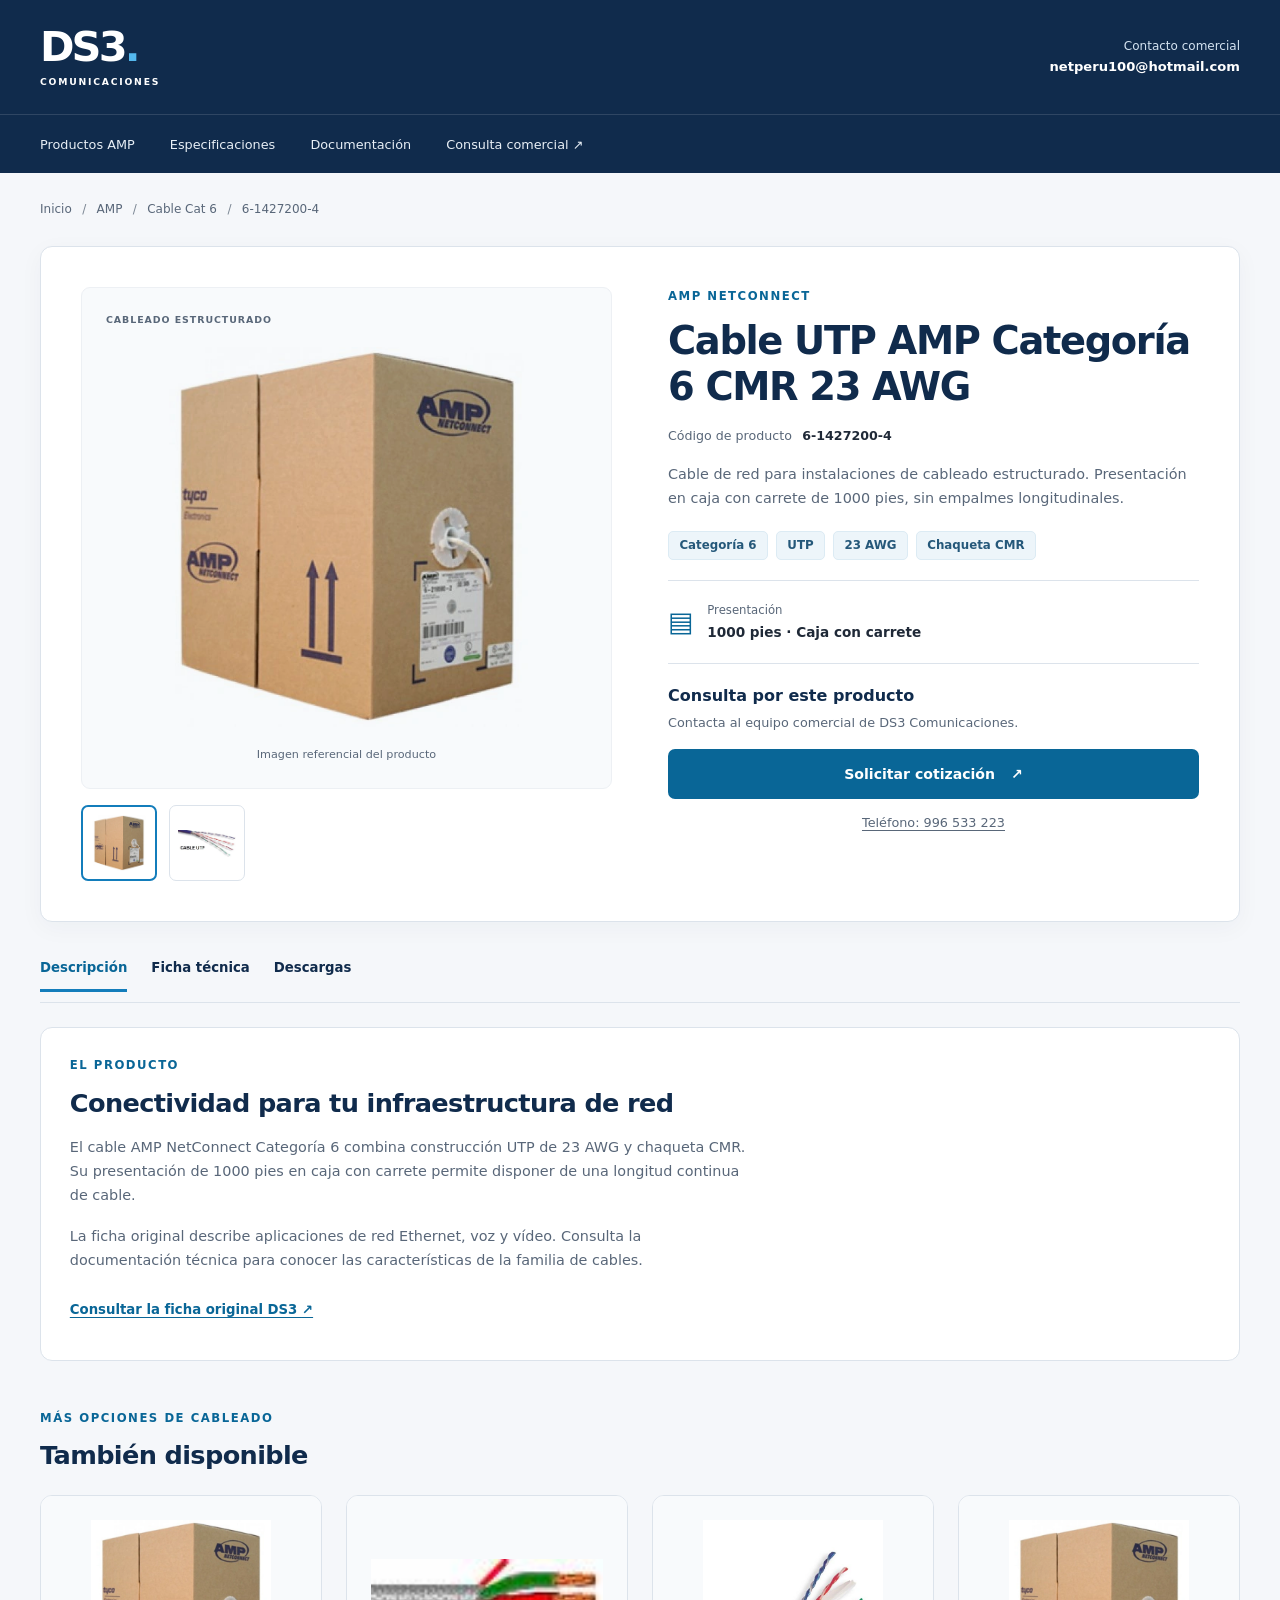
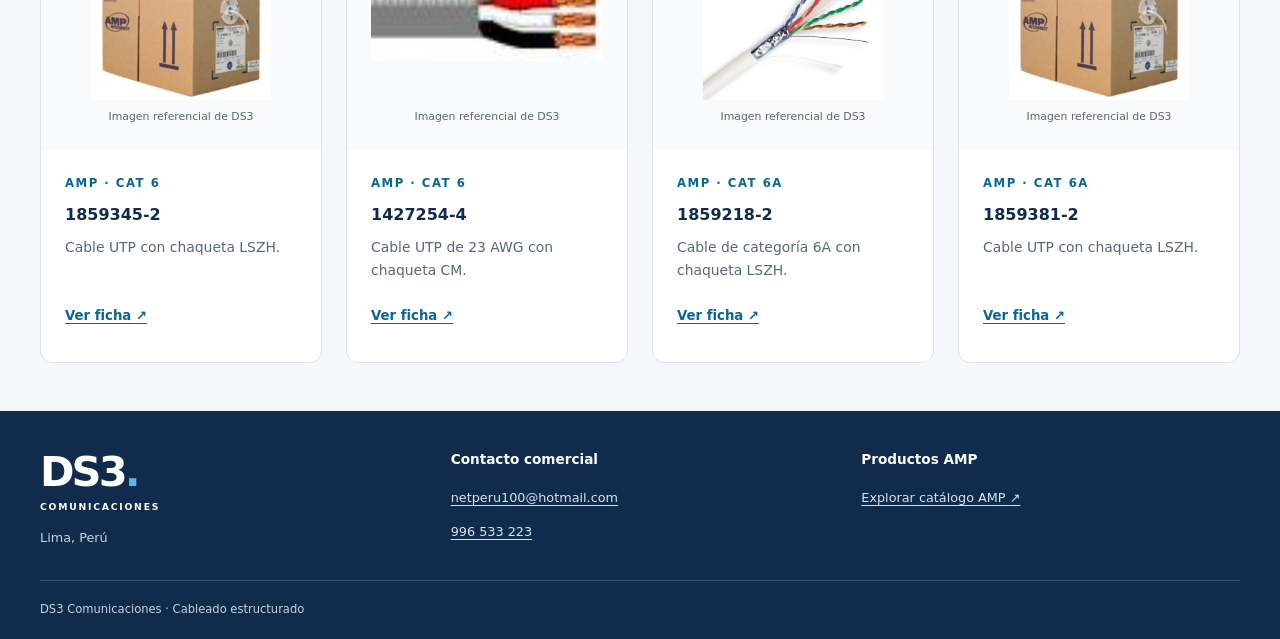
<file: index.html>
<!DOCTYPE html>
<html lang="es">
<head>
  <meta charset="UTF-8">
  <meta name="viewport" content="width=device-width, initial-scale=1">
  <meta http-equiv="refresh" content="0; url=./6-1427200-4.html">
  <title>Ficha AMP 6-1427200-4 | DS3 Comunicaciones</title>
</head>
<body>
  <main>
    <h1>Ficha AMP NetConnect</h1>
    <p>Si la redirección no se realiza automáticamente, <a href="./6-1427200-4.html">abrir la ficha del cable UTP AMP Categoría 6, modelo 6-1427200-4</a>.</p>
  </main>
</body>
</html>
</file>
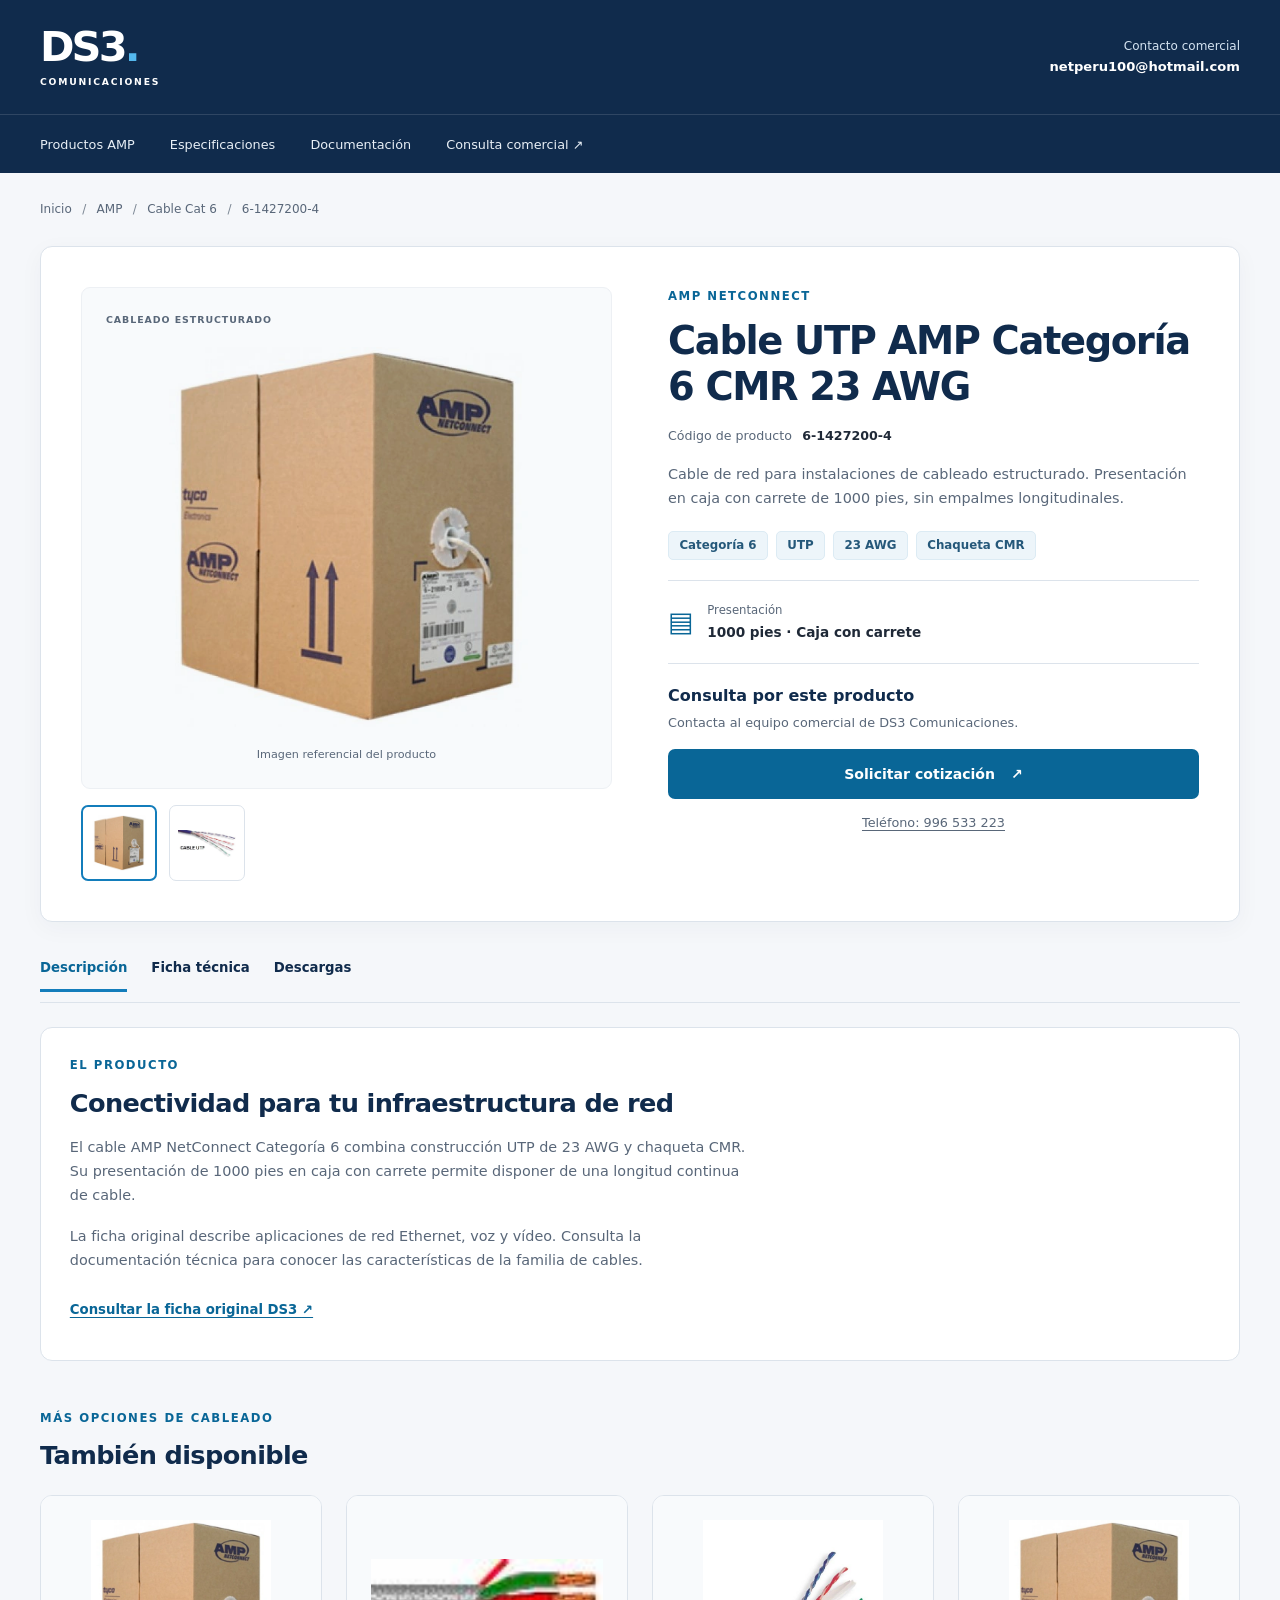
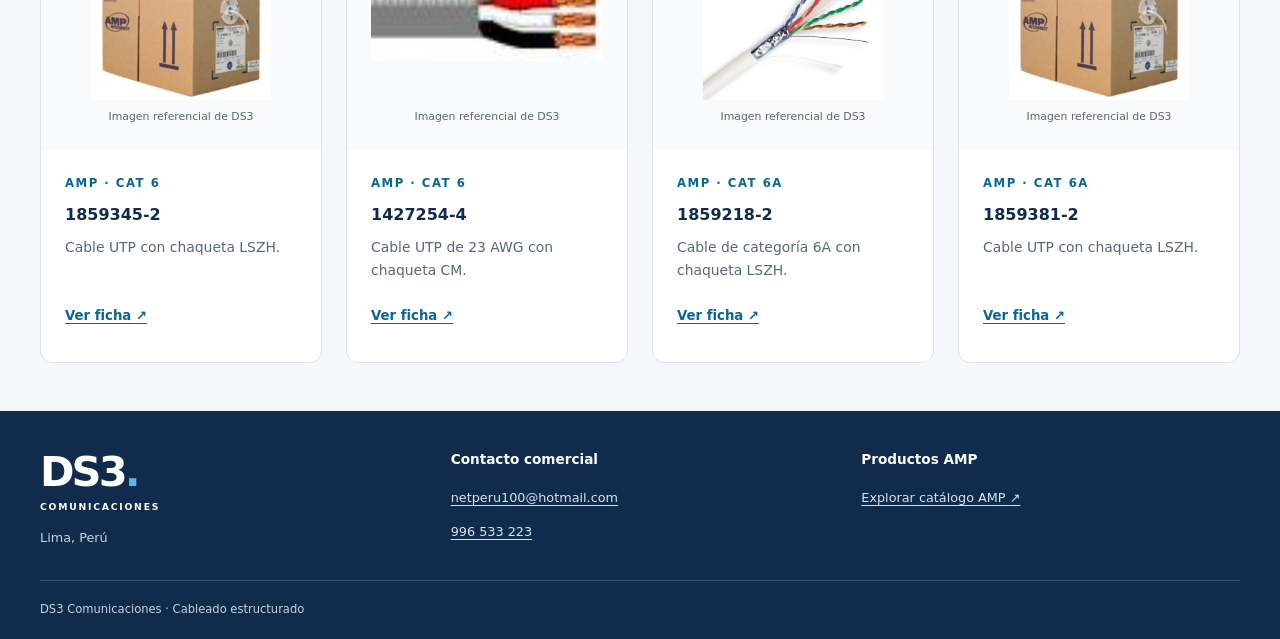
<file: 6-1427200-4.html>
<!DOCTYPE html>
<html lang="es">
<head>
  <meta charset="UTF-8">
  <meta name="viewport" content="width=device-width, initial-scale=1">
  <title>Cable UTP AMP Cat 6 CMR 23 AWG · 6-1427200-4 | DS3 Comunicaciones</title>
  <meta name="description" content="Cable UTP AMP NetConnect Categoría 6, 23 AWG y chaqueta CMR. Modelo 6-1427200-4, presentación de 1000 pies. Consulta técnica y comercial con DS3 Comunicaciones.">
  <link rel="stylesheet" href="css/amp-product.css">
  <script src="js/amp-product.js" defer></script>
  <script type="application/ld+json">
  {
    "@context": "https://schema.org",
    "@type": "Product",
    "name": "Cable UTP AMP Categoría 6 CMR 23 AWG",
    "description": "Cable UTP AMP NetConnect Categoría 6, 23 AWG y chaqueta CMR, en caja con carrete de 1000 pies.",
    "mpn": "6-1427200-4",
    "model": "6-1427200-4",
    "brand": { "@type": "Brand", "name": "AMP NetConnect" },
    "category": "Cable de red UTP Categoría 6",
    "image": [
      "https://www.ds3comunicaciones.com/AMP/images/Caja.jpg",
      "https://www.ds3comunicaciones.com/AMP/images/6-1427200-4-1.jpg"
    ],
    "additionalProperty": [
      { "@type": "PropertyValue", "name": "Calibre", "value": "23 AWG" },
      { "@type": "PropertyValue", "name": "Chaqueta", "value": "CMR" },
      { "@type": "PropertyValue", "name": "Presentación", "value": "1000 pies, caja con carrete" }
    ]
  }
  </script>
</head>
<body>
  <a class="skip-link" href="#contenido">Saltar al contenido</a>
  <header class="site-header">
    <div class="container header-main">
      <a class="brand" href="https://www.ds3comunicaciones.com/" aria-label="DS3 Comunicaciones, inicio">
        <span class="brand-mark">DS3<span aria-hidden="true">.</span></span>
        <span class="brand-name">COMUNICACIONES</span>
      </a>
      <a class="header-contact" href="mailto:netperu100@hotmail.com"><span>Contacto comercial</span><strong>netperu100@hotmail.com</strong></a>
      <!-- Sin JavaScript la navegación permanece visible. -->
      <button class="menu-toggle" type="button" hidden aria-expanded="false" aria-label="Abrir menú" aria-controls="navegacion-principal"><span aria-hidden="true">☰</span></button>
    </div>
    <div class="header-nav">
      <nav class="container nav-links" id="navegacion-principal" aria-label="Navegación principal">
        <a href="https://www.ds3comunicaciones.com/AMP/index.html">Productos AMP</a>
        <a href="#especificaciones">Especificaciones</a>
        <a href="#documentacion">Documentación</a>
        <a href="#consulta">Consulta comercial <span aria-hidden="true">↗</span></a>
      </nav>
    </div>
  </header>

  <main id="contenido" tabindex="-1">
    <div class="container">
      <nav class="breadcrumbs" aria-label="Ruta de navegación">
        <ol>
          <li><a href="https://www.ds3comunicaciones.com/">Inicio</a></li>
          <li><a href="https://www.ds3comunicaciones.com/AMP/index.html">AMP</a></li>
          <li><a href="https://www.ds3comunicaciones.com/AMP/index.html#cablecat6">Cable Cat 6</a></li>
          <li aria-current="page">6-1427200-4</li>
        </ol>
      </nav>

      <article class="product" aria-labelledby="producto-titulo">
        <div class="product-gallery">
          <!-- Imágenes publicadas en la ficha original de DS3. Las miniaturas seleccionan la vista principal sin abrir otra página. -->
          <figure class="product-image">
            <span class="image-label">CABLEADO ESTRUCTURADO</span>
            <img id="product-main-image" src="assets/images/amp/caja.webp" alt="Caja de cable AMP NetConnect publicada en la ficha 6-1427200-4" width="440" height="440" fetchpriority="high">
            <figcaption>Imagen referencial del producto</figcaption>
          </figure>
          <div class="gallery-thumbnails" role="group" aria-label="Vistas del producto">
            <button type="button" class="gallery-thumbnail gallery-thumbnail--current" aria-label="Mostrar presentación en caja" aria-controls="product-main-image" aria-pressed="true"><img src="assets/images/amp/caja.webp" alt="Presentación en caja" width="76" height="76" loading="lazy" decoding="async"></button>
            <button type="button" class="gallery-thumbnail" aria-label="Mostrar detalle del cable" aria-controls="product-main-image" aria-pressed="false"><img src="assets/images/amp/6-1427200-4-1.webp" alt="Detalle del cable publicado por DS3" width="76" height="76" loading="lazy" decoding="async"></button>
          </div>
        </div>

        <div class="product-summary">
          <p class="eyebrow">AMP NETCONNECT</p>
          <h1 id="producto-titulo">Cable UTP AMP Categoría 6 CMR 23 AWG</h1>
          <p class="product-code">Código de producto <strong>6-1427200-4</strong></p>
          <p class="product-intro">Cable de red para instalaciones de cableado estructurado. Presentación en caja con carrete de 1000 pies, sin empalmes longitudinales.</p>
          <ul class="feature-tags" aria-label="Características principales">
            <li>Categoría 6</li><li>UTP</li><li>23 AWG</li><li>Chaqueta CMR</li>
          </ul>
          <div class="packaging"><span class="packaging-icon" aria-hidden="true">▤</span><div><span>Presentación</span><strong>1000 pies · Caja con carrete</strong></div></div>
          <section class="commercial-card" id="consulta" aria-labelledby="consulta-titulo">
            <h2 id="consulta-titulo">Consulta por este producto</h2>
            <p>Contacta al equipo comercial de DS3 Comunicaciones.</p>
            <a class="button button-primary" href="mailto:netperu100@hotmail.com?subject=Consulta%20AMP%206-1427200-4">Solicitar cotización <span aria-hidden="true">↗</span></a>
            <a class="commercial-phone" href="tel:+51996533223">Teléfono: 996 533 223</a>
          </section>
        </div>
      </article>

      <div role="navigation" class="section-navigation" aria-label="Información del producto"><a href="#descripcion">Descripción</a><a href="#especificaciones">Ficha técnica</a><a href="#documentacion">Descargas</a></div>

      <div class="details-grid">
        <section class="content-card description" id="descripcion" aria-labelledby="descripcion-titulo">
          <p class="eyebrow">EL PRODUCTO</p>
          <h2 id="descripcion-titulo">Conectividad para tu infraestructura de red</h2>
          <p>El cable AMP NetConnect Categoría 6 combina construcción UTP de 23 AWG y chaqueta CMR. Su presentación de 1000 pies en caja con carrete permite disponer de una longitud continua de cable.</p>
          <p>La ficha original describe aplicaciones de red Ethernet, voz y vídeo. Consulta la documentación técnica para conocer las características de la familia de cables.</p>
          <a class="text-link" href="https://www.ds3comunicaciones.com/AMP/6-1427200-4.html">Consultar la ficha original DS3 <span aria-hidden="true">↗</span></a>
        </section>

        <section class="content-card specifications" id="especificaciones" aria-labelledby="especificaciones-titulo">
          <p class="eyebrow">DETALLE DEL PRODUCTO</p>
          <h2 id="especificaciones-titulo">Especificaciones técnicas</h2>
          <table>
            <caption class="visually-hidden">Especificaciones del cable AMP 6-1427200-4</caption>
            <tbody>
              <tr><th scope="row">Marca</th><td>AMP NetConnect</td></tr>
              <tr><th scope="row">Modelo</th><td>6-1427200-4</td></tr>
              <tr><th scope="row">Categoría</th><td>6</td></tr>
              <tr><th scope="row">Tipo de cable</th><td>UTP</td></tr>
              <tr><th scope="row">Calibre</th><td>23 AWG</td></tr>
              <tr><th scope="row">Chaqueta</th><td>CMR</td></tr>
              <tr><th scope="row">Presentación</th><td>1000 pies, caja con carrete</td></tr>
            </tbody>
          </table>
        </section>
      </div>

      <section class="content-card documents" id="documentacion" aria-labelledby="documentacion-titulo">
        <div><p class="eyebrow">RECURSOS</p><h2 id="documentacion-titulo">Documentación y descargas</h2><p>Información técnica publicada por DS3 Comunicaciones.</p></div>
        <a class="document-link" href="https://www.ds3comunicaciones.com/AMP/files/6-1427200-4-DS.pdf"><span class="pdf-icon" aria-hidden="true">PDF</span><span><strong>Abrir ficha técnica AMP NetConnect (PDF)</strong><span>Cable UTP Categoría 6 · X-1427200-X</span></span><span class="document-arrow" aria-hidden="true">↗</span></a>
      </section>

<section class="related-products" aria-labelledby="relacionados-titulo"><p class="eyebrow">MÁS OPCIONES DE CABLEADO</p><h2 id="relacionados-titulo">También disponible</h2><div class="related-grid"><article class="related-card">
  <figure class="related-card-image"><img src="assets/images/amp/caja.webp" alt="Caja referencial publicada por DS3 para el modelo 1859345-2" width="240" height="180" loading="lazy" decoding="async"><figcaption>Imagen referencial de DS3</figcaption></figure>
  <div class="related-card-content"><p class="eyebrow">AMP · CAT 6</p><h3>1859345-2</h3><p>Cable UTP con chaqueta LSZH.</p><a class="text-link" href="https://www.ds3comunicaciones.com/AMP/1859345-2.html">Ver ficha <span class="visually-hidden">del modelo 1859345-2</span><span aria-hidden="true"> ↗</span></a></div>
</article><article class="related-card">
  <figure class="related-card-image"><img src="assets/images/amp/1427254-4-1.jpg" alt="Cable AMP mostrado en la ficha 1427254-4" width="240" height="180" loading="lazy" decoding="async"><figcaption>Imagen referencial de DS3</figcaption></figure>
  <div class="related-card-content"><p class="eyebrow">AMP · CAT 6</p><h3>1427254-4</h3><p>Cable UTP de 23 AWG con chaqueta CM.</p><a class="text-link" href="https://www.ds3comunicaciones.com/AMP/1427254-4.html">Ver ficha <span class="visually-hidden">del modelo 1427254-4</span><span aria-hidden="true"> ↗</span></a></div>
</article><article class="related-card">
  <figure class="related-card-image"><img src="assets/images/amp/1859218-2.webp" alt="Cable AMP mostrado en la ficha 1859218-2" width="240" height="180" loading="lazy" decoding="async"><figcaption>Imagen referencial de DS3</figcaption></figure>
  <div class="related-card-content"><p class="eyebrow">AMP · CAT 6A</p><h3>1859218-2</h3><p>Cable de categoría 6A con chaqueta LSZH.</p><a class="text-link" href="https://www.ds3comunicaciones.com/AMP/1859218-2.html">Ver ficha <span class="visually-hidden">del modelo 1859218-2</span><span aria-hidden="true"> ↗</span></a></div>
</article><article class="related-card">
  <figure class="related-card-image"><img src="assets/images/amp/caja.webp" alt="Caja referencial publicada por DS3 para el modelo 1859381-2" width="240" height="180" loading="lazy" decoding="async"><figcaption>Imagen referencial de DS3</figcaption></figure>
  <div class="related-card-content"><p class="eyebrow">AMP · CAT 6A</p><h3>1859381-2</h3><p>Cable UTP con chaqueta LSZH.</p><a class="text-link" href="https://www.ds3comunicaciones.com/AMP/1859381-2.html">Ver ficha <span class="visually-hidden">del modelo 1859381-2</span><span aria-hidden="true"> ↗</span></a></div>
</article></div></section>
    </div>
  </main>

  <!-- Contactos verificados en /AMP/cabecera.html, incluido en la ficha original. -->
  <footer class="site-footer">
    <div class="container footer-grid">
      <div><a class="brand" href="https://www.ds3comunicaciones.com/"><span class="brand-mark">DS3<span aria-hidden="true">.</span></span><span class="brand-name">COMUNICACIONES</span></a><p>Lima, Perú</p></div>
      <div><h2>Contacto comercial</h2><address><a href="mailto:netperu100@hotmail.com">netperu100@hotmail.com</a><a href="tel:+51996533223">996 533 223</a></address></div>
      <div><h2>Productos AMP</h2><a href="https://www.ds3comunicaciones.com/AMP/index.html">Explorar catálogo AMP <span aria-hidden="true">↗</span></a></div>
    </div>
    <div class="container footer-bottom">DS3 Comunicaciones · Cableado estructurado</div>
  </footer>
</body>
</html>
</file>
<file: css/amp-product.css>
/* Base y variables compartidas para futuras fichas AMP. */
:root {
  --navy: #102b4c;
  --blue: #137dbb;
  --blue-dark: #096697;
  --background: #f5f7fa;
  --surface: #fff;
  --text: #1f2937;
  --muted: #596779;
  --border: #dce3eb;
  --soft-blue: #edf5fa;
  --space-1: .5rem;
  --space-2: 1rem;
  --space-3: 1.5rem;
  --space-4: 2rem;
  --space-5: 3rem;
  --radius: 12px;
  --shadow: 0 6px 24px rgb(16 43 76 / 4%);
}
*, *::before, *::after { box-sizing: border-box; }
html { scroll-padding-top: 1.5rem; }
body { margin: 0; font-family: system-ui, -apple-system, BlinkMacSystemFont, "Segoe UI", sans-serif; color: var(--text); background: var(--background); line-height: 1.65; }
[hidden] { display: none !important; }
img { display: block; max-width: 100%; height: auto; }
a { color: var(--blue-dark); text-underline-offset: .22em; }
a:hover { text-decoration: underline; }
a:focus-visible, button:focus-visible { outline: 3px solid var(--blue); outline-offset: 5px; border-radius: 3px; }
button { font: inherit; }
h1, h2, h3, p, figure { margin: 0; }
h1, h2, h3 { color: var(--navy); line-height: 1.2; }
h1 { font-size: clamp(1.75rem, 3vw, 2.65rem); font-weight: 750; letter-spacing: -.035em; }
h2 { font-size: clamp(1.3rem, 2vw, 1.65rem); letter-spacing: -.025em; }
p { overflow-wrap: break-word; }
.container { width: min(100% - 2rem, 1200px); margin-inline: auto; }
.visually-hidden { position: absolute; width: 1px; height: 1px; padding: 0; margin: -1px; overflow: hidden; clip-path: inset(50%); white-space: nowrap; border: 0; }
.skip-link { position: absolute; top: -100px; left: 1rem; z-index: 10; padding: .75rem 1rem; background: white; color: var(--navy); }
.skip-link:focus { top: 1rem; }
.eyebrow { margin-bottom: .75rem; color: var(--blue-dark); font-size: .73rem; font-weight: 750; letter-spacing: .13em; }
/* Cabecera: los enlaces permanecen accesibles sin JavaScript. */
.site-header { background: var(--navy); color: white; }
.header-main { display: flex; align-items: center; justify-content: space-between; gap: 1rem; padding-block: 1.25rem; flex-wrap: wrap; }
.brand { display: inline-flex; flex-direction: column; color: white; text-decoration: none; width: fit-content; }
.brand:hover { text-decoration: none; }
.brand-mark { font-size: 2.6rem; line-height: 1; font-weight: 850; letter-spacing: -.07em; }
.brand-mark > span { color: #54b8ee; }
.brand-name { font-size: .58rem; font-weight: 650; letter-spacing: .19em; margin-top: .4rem; }
.header-contact { display: flex; flex-direction: column; font-size: .75rem; color: #d4e3f1; text-decoration: none; order: 3; flex-basis: 100%; overflow-wrap: anywhere; }
.header-contact strong { color: white; font-weight: 550; font-size: .82rem; }
.menu-toggle { display: grid; place-items: center; width: 44px; height: 44px; border: 1px solid #60748b; border-radius: 7px; color: #b1c1d2; background: transparent; font-size: 1.4rem; }
.header-nav { border-top: 1px solid rgb(255 255 255 / 13%); }
.nav-links { display: flex; flex-wrap: wrap; column-gap: 1.3rem; padding-block: .45rem; }
.nav-links a { padding-block: .7rem; color: #e8eff6; font-size: .8rem; text-decoration: none; }
.nav-links a:hover { color: white; text-decoration: underline; }
.site-header a:focus-visible, .site-footer a:focus-visible { outline-color: #72caff; }
/* Produit et galerie statique. */
.breadcrumbs { padding-block: 1.3rem; font-size: .75rem; color: var(--muted); }
.breadcrumbs ol { display: flex; flex-wrap: wrap; gap: .4rem .65rem; list-style: none; padding: 0; margin: 0; }
.breadcrumbs li + li::before { content: "/"; margin-right: .65rem; color: #7c8794; }
.breadcrumbs a { color: var(--muted); text-decoration: none; }
.breadcrumbs a:hover { text-decoration: underline; }
.product { display: grid; gap: 2rem; background: white; border: 1px solid var(--border); border-radius: var(--radius); padding: 1.1rem; box-shadow: var(--shadow); }
.product > *, .details-grid > *, .documents > *, .footer-grid > * { min-width: 0; }
.product-image { display: flex; flex-direction: column; align-items: center; background: #f8fafc; border: 1px solid #edf0f4; border-radius: 9px; padding: 1rem; }
.image-label { align-self: flex-start; font-size: .59rem; letter-spacing: .1em; font-weight: 700; color: var(--muted); }
.product-image > img { width: 100%; height: clamp(220px, 40vw, 370px); object-fit: contain; margin-block: 1.2rem; mix-blend-mode: multiply; }
.product-image figcaption { font-size: .7rem; color: var(--muted); text-align: center; }
.gallery-thumbnails { display: flex; gap: .75rem; margin-top: 1rem; }
.gallery-thumbnail { display: grid; place-items: center; width: 76px; height: 76px; border: 1px solid var(--border); border-radius: 7px; padding: .5rem; background: white; }
.gallery-thumbnail--current { border: 2px solid var(--blue); }
.gallery-thumbnail img { width: 100%; height: 100%; object-fit: contain; }
.product-code { display: flex; flex-wrap: wrap; gap: .2rem .65rem; font-size: .79rem; color: var(--muted); margin-block: 1rem; }
.product-code strong { color: var(--text); font-weight: 650; }
.product-intro { font-size: .9rem; color: var(--muted); }
.feature-tags { display: flex; flex-wrap: wrap; gap: .5rem; padding: 0; margin: 1.25rem 0; list-style: none; }
.feature-tags li { padding: .25rem .65rem; background: var(--soft-blue); color: #25587a; border: 1px solid #dcebf4; border-radius: 5px; font-size: .74rem; font-weight: 600; }
.packaging { display: flex; align-items: center; gap: .85rem; padding-block: 1.15rem; border-block: 1px solid var(--border); }
.packaging-icon { color: var(--blue-dark); font-size: 1.7rem; }
.packaging div { display: flex; flex-direction: column; }
.packaging div > span { color: var(--muted); font-size: .73rem; }
.packaging strong { font-size: .85rem; font-weight: 650; }
.commercial-card { margin-top: 1.4rem; }
.commercial-card h2 { font-size: 1rem; letter-spacing: 0; }
.commercial-card p { font-size: .8rem; color: var(--muted); margin-block: .4rem 1rem; }
.button { display: flex; align-items: center; justify-content: center; gap: 1rem; padding: .85rem 1.25rem; min-height: 48px; border-radius: 7px; text-decoration: none; font-weight: 650; font-size: .88rem; }
.button-primary { color: white; background: var(--blue-dark); }
.button-primary:hover { background: var(--navy); text-decoration: none; }
.commercial-phone { display: block; width: fit-content; margin: .8rem auto 0; font-size: .8rem; color: var(--muted); }
/* Secciones y tabla. */
.section-navigation { display: flex; flex-wrap: wrap; gap: .25rem 1.5rem; margin-block: 1.5rem; padding-bottom: .6rem; border-bottom: 1px solid var(--border); }
.section-navigation a { display: block; padding-block: .65rem; text-decoration: none; color: var(--navy); font-size: .83rem; font-weight: 650; }
.section-navigation a:hover { text-decoration: underline; }
.details-grid { display: grid; gap: var(--space-3); }
.content-card { border: 1px solid var(--border); border-radius: var(--radius); padding: 1.2rem; background: var(--surface); }
.description p:not(.eyebrow) { color: var(--muted); font-size: .9rem; margin-top: 1.1rem; }
.text-link { display: inline-block; padding-block: .65rem; margin-top: 1rem; font-size: .83rem; font-weight: 650; }
table { width: 100%; border-collapse: collapse; table-layout: fixed; margin-top: 1.25rem; font-size: .8rem; }
th, td { padding: .8rem .6rem; text-align: left; vertical-align: top; overflow-wrap: anywhere; border-bottom: 1px solid var(--border); }
th { width: 46%; font-weight: 550; color: var(--muted); }
td { color: var(--navy); }
tr:nth-child(odd) { background: #f7f9fc; }
tr:last-child th, tr:last-child td { border-bottom: 0; }
.documents { display: grid; gap: 1.4rem; margin-block: 1.5rem 3rem; }
.documents p:not(.eyebrow) { color: var(--muted); font-size: .84rem; margin-top: .6rem; }
.document-link { display: flex; align-items: center; gap: .85rem; color: var(--navy); text-decoration: none; padding: 1rem; border: 1px solid var(--border); border-radius: 8px; }
.document-link:hover { border-color: var(--blue); background: var(--soft-blue); text-decoration: none; }
.pdf-icon { color: var(--blue-dark); background: var(--soft-blue); font-size: .65rem; font-weight: 800; padding: .8rem .5rem; border-radius: 5px; }
.document-link > span:nth-child(2) { min-width: 0; }
.document-link strong { display: block; font-size: .82rem; }
.document-link span span { display: block; margin-top: .25rem; font-size: .7rem; color: var(--muted); }
.document-arrow { margin-left: auto; }
/* Tarjetas preparadas para contenido verificado en la fase 4. */
.related-products { margin-block: var(--space-5); }
.related-grid { display: grid; grid-template-columns: repeat(auto-fit, minmax(min(100%, 240px), 1fr)); gap: var(--space-3); margin-top: var(--space-3); }
.related-card { min-width: 0; background: var(--surface); border: 1px solid var(--border); border-radius: var(--radius); overflow: hidden; }
.related-card-image { display: grid; place-items: center; padding: var(--space-3); background: #f8fafc; }
.related-card-image img { width: 100%; height: 180px; object-fit: contain; }
.related-card-content { padding: var(--space-3); }
.related-card h3 { font-size: 1rem; }
.related-card-specs { font-size: .85rem; overflow-wrap: anywhere; }
/* Footer. */
.site-footer { background: var(--navy); color: #c4d3e3; padding-top: 2.5rem; }
.footer-grid { display: grid; gap: 2rem; padding-bottom: 2rem; }
.footer-grid p { margin-top: .75rem; font-size: .8rem; }
.footer-grid h2 { color: white; font-size: .85rem; letter-spacing: 0; margin-bottom: .8rem; }
.footer-grid address { display: flex; flex-direction: column; align-items: flex-start; font-style: normal; }
.footer-grid a:not(.brand) { display: inline-block; color: #d4e3f1; font-size: .8rem; padding-block: .4rem; overflow-wrap: anywhere; }
.footer-bottom { padding-block: 1.2rem; border-top: 1px solid #3a506b; font-size: .72rem; }
@media (min-width: 375px) { .product { padding: 1.4rem; } }
@media (min-width: 768px) {
  .container { width: min(100% - 3rem, 1200px); }
  .header-contact { order: initial; flex-basis: auto; margin-left: auto; text-align: right; }
  .menu-toggle { display: none; }
  .nav-links { column-gap: 2.2rem; }
  .product { grid-template-columns: minmax(0, 1fr) minmax(0, 1fr); padding: 2rem; gap: 2rem; align-items: start; }
  .content-card { padding: 1.8rem; }
  .footer-grid { grid-template-columns: 1fr 1fr 1fr; }
}
@media (min-width: 1024px) {
  .header-main { padding-block: 1.6rem; }
  .breadcrumbs { padding-block: 1.65rem; }
  .product { gap: 3.5rem; padding: 2.5rem; }
  .product-image { padding: 1.5rem; }
  .product-image > img { height: 380px; }
  .details-grid { grid-template-columns: minmax(0, .9fr) minmax(0, 1.1fr); }
  .documents { grid-template-columns: minmax(0, 1fr) minmax(0, 1fr); align-items: center; }
}
@media (min-width: 1440px) { .product { gap: 4rem; } }
@media print {
  .site-header, .site-footer, .menu-toggle, .section-navigation, .skip-link { display: none; }
  body { background: white; }
  .container { width: 100%; }
  .product, .content-card { box-shadow: none; break-inside: avoid; }
  a { color: var(--text); }
}

/* Galería y pestañas accesibles. */
button.gallery-thumbnail { cursor: pointer; }
button.gallery-thumbnail:hover { border-color: var(--blue); }
.product-tabs-ready .details-grid { grid-template-columns: minmax(0, 1fr); margin-bottom: 3rem; }
.section-navigation [role="tab"] { border-bottom: 3px solid transparent; }
.section-navigation [role="tab"][aria-selected="true"] { color: var(--blue-dark); border-bottom-color: var(--blue); }
[role="tabpanel"]:focus-visible { outline: 3px solid var(--blue); outline-offset: 4px; }
@media print {
  .product-tabs-ready .details-grid[hidden], .product-tabs-ready [role="tabpanel"][hidden] { display: block !important; }
}

/* Refinamiento móvil y catálogo relacionado. */
.menu-toggle { cursor: pointer; color: white; }
.menu-toggle:hover { background: #254365; }
.site-header .menu-toggle:focus-visible { outline-color: #72caff; }
.related-card { display: flex; flex-direction: column; }
.related-card-image figcaption { margin-top: .5rem; font-size: .68rem; color: var(--muted); }
.related-card-content { display: flex; flex-direction: column; flex: 1; }
.related-card-content > p:not(.eyebrow) { margin-block: .75rem; font-size: .87rem; color: var(--muted); }
.related-card-content .text-link { margin-top: auto; min-height: 44px; }
.related-card h3 { overflow-wrap: anywhere; }
.section-navigation a { min-height: 44px; }
@media (max-width: 767px) {
  .header-main { padding-block: .85rem; gap: .65rem 1rem; }
  .brand-mark { font-size: 2.1rem; }
  .header-contact { line-height: 1.5; }
  .header-contact > span { display: none; }
  .nav-links { flex-direction: column; padding-block: .5rem; }
  .nav-links a { min-height: 44px; padding: .7rem .5rem; }
  .section-navigation { display: grid; grid-template-columns: repeat(3, minmax(0, 1fr)); gap: .25rem; }
  .section-navigation a { text-align: center; font-size: .78rem; padding-inline: .15rem; }
  .commercial-phone { padding-block: .6rem; min-height: 44px; }
  .breadcrumbs { padding-block: 1rem; }
}
@media (min-width: 600px) and (max-width: 1100px) {
  .related-grid { grid-template-columns: repeat(2, minmax(0, 1fr)); }
}

/* Auditoría: foco de anclas, lectura y tarjetas compactas en móvil. */
#contenido:focus { outline: none; }
.commercial-card:focus-visible { outline: 3px solid var(--blue); outline-offset: 5px; }
.description > p:not(.eyebrow) { max-width: 75ch; }
@media (max-width: 767px) {
  .header-main { padding-block: .7rem; gap: .4rem 1rem; }
  .header-contact strong { font-size: .78rem; }
  .related-grid { gap: 1rem; }
  .related-card { display: grid; grid-template-columns: 88px minmax(0, 1fr); align-items: stretch; }
  .related-card-image { padding: .6rem; align-content: center; }
  .related-card-image img { height: 88px; }
  .related-card-image figcaption { font-size: .6rem; line-height: 1.4; }
  .related-card-content { padding: 1rem .8rem; }
  .related-card-content .eyebrow { font-size: .65rem; margin-bottom: .5rem; }
  .related-card-content > p:not(.eyebrow) { font-size: .8rem; margin-block: .5rem; }
  .related-card-content .text-link { font-size: .8rem; }
  .related-card h3 { font-size: .95rem; }
}
@media (min-width: 600px) and (max-width: 767px) {
  .related-grid { grid-template-columns: minmax(0, 1fr); }
  .related-card { grid-template-columns: 120px minmax(0, 1fr); }
}
</file>
